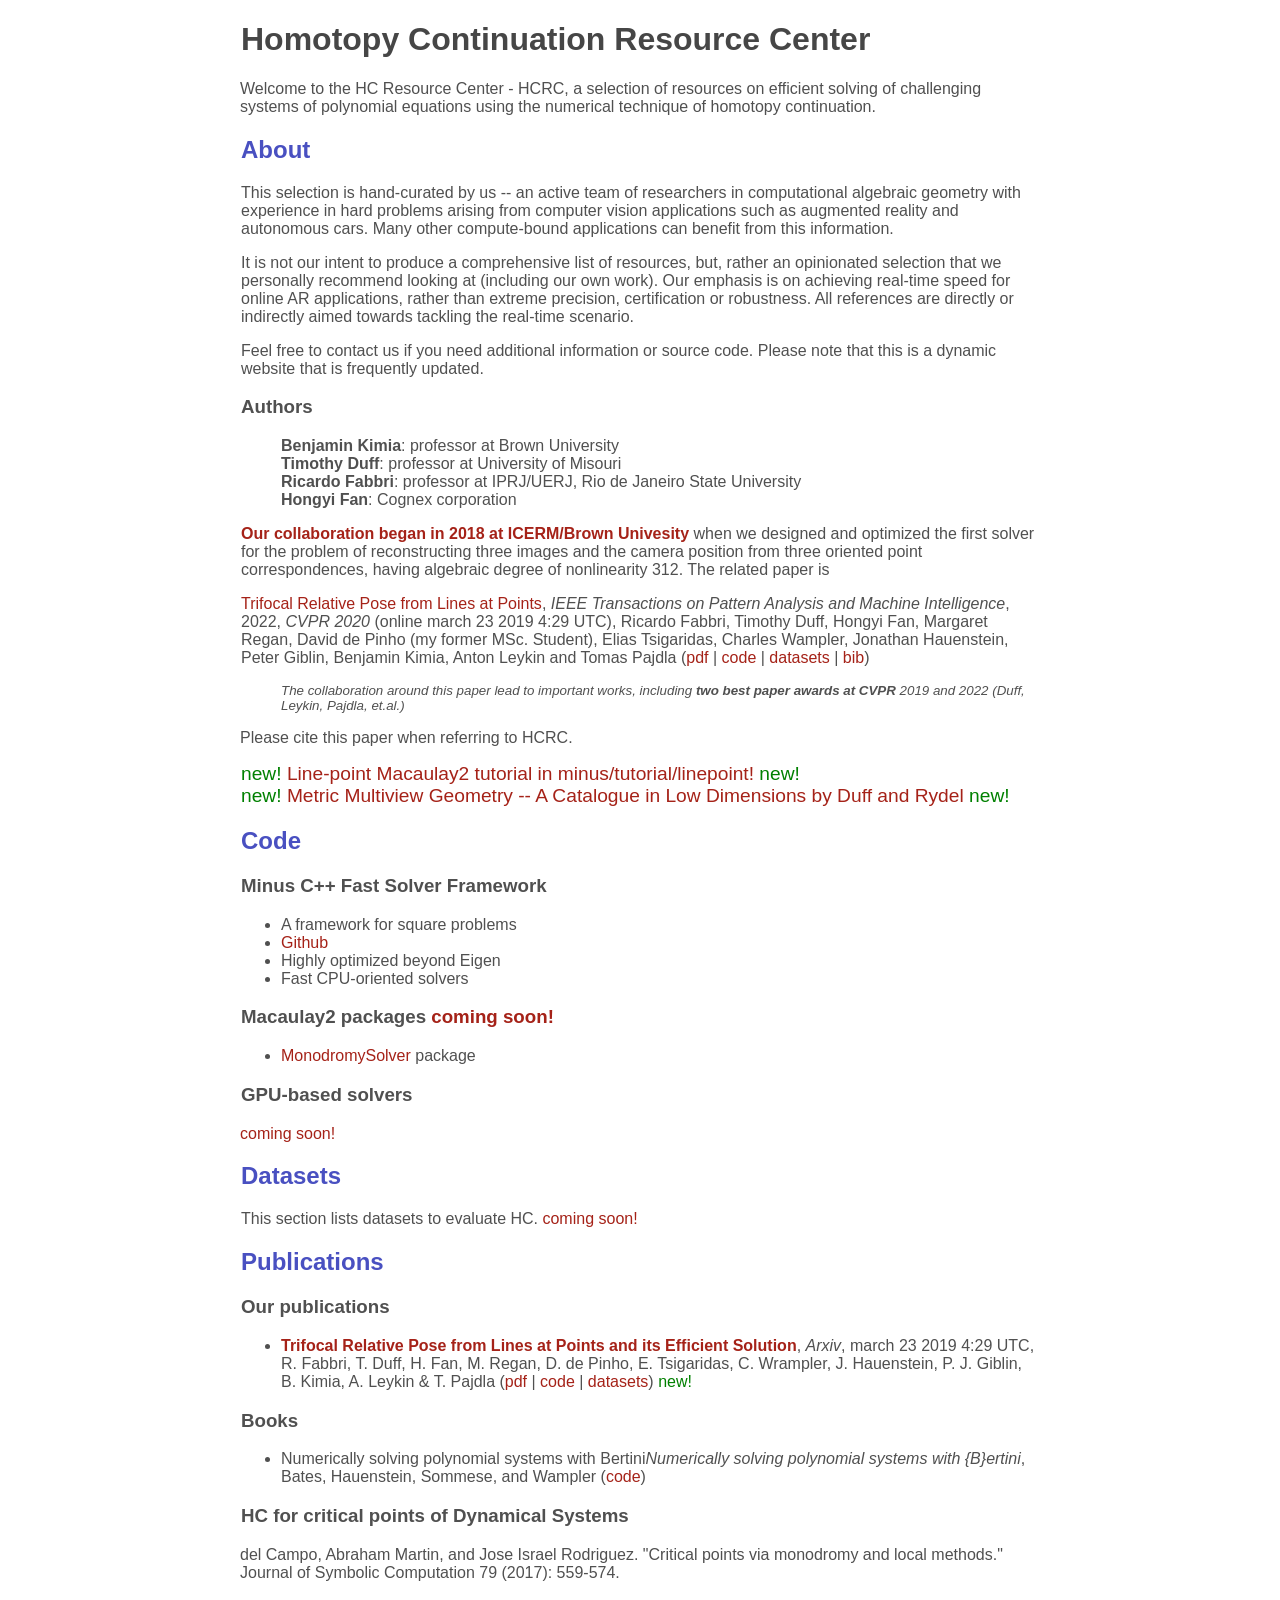
<file: index.html>
<!DOCTYPE html PUBLIC "-//W3C//DTD XHTML 1.0 Strict//EN" "http://www.w3.org/TR/xhtml1/DTD/xhtml1-strict.dtd">
<html xmlns="http://www.w3.org/1999/xhtml">
<!--
   Author: Ricardo Fabbri (rfabbri@(not this part) gmail d0t com)
   
   $Revision: 1.21 $ $Date: 2010-05-05 01:32:11 $
-->
<head>
   <meta http-equiv="Content-Type" content="text/html; charset=utf-8" />
  <title>Homotopy Continuation Resource Center</title>
    <!-- This is a very quick hack started by Ric Fabbri -->
  <meta name="keywords" content="algebraic geometry polynomials systems equations computer vision reconstruction photogrammetry structure from motion differential projective geometry">
  <meta name="description" content="Homepage of the HC Resource Central">
  <meta name="Author" content="Ric Fabbri">
  <meta name="Author" content="Tim Duff">
  <link rel="stylesheet" type="text/css" href="hc.css" title="HC Style" />
  <link rel="icon" type="image/png" href="figs/hc-favicon.png" /> 
  <!-- <meta name=viewport content='width=600'>-->
  <meta name="viewport" content="width=device-width, initial-scale=1">
</head>

<body>
<div id="container">
<div id="content">
<h1>Homotopy Continuation Resource Center</h1>

<!--<img src="figs/capitol-drawing-1-improved-sm2.png" width="50%" align="right"></img>-->


<!--
<table width="20%" align="center">
  <tr align="center">
    <td><a href="#data">Datasets</a></td>
    <td>::</td>
    <td><a href="#code">Code</a></td>
  </tr>
</table>
-->
Welcome to the HC Resource Center - HCRC, a selection of resources on efficient
solving of challenging systems of polynomial equations using the numerical technique of homotopy continuation.

<h2>About</h2>

<p>
  This selection is
  hand-curated by us -- an active team of researchers in
  computational algebraic geometry with experience in hard problems arising
  from computer vision applications such as augmented reality and autonomous
  cars. Many other compute-bound applications can benefit from this information.
</p>
<p>
  It is not our intent to produce a comprehensive list of resources, but, rather
  an opinionated selection that we personally recommend looking at (including our own work). Our emphasis
  is on achieving real-time speed for online AR applications, rather than
  extreme precision, certification or robustness. All references are directly or
  indirectly aimed towards tackling the real-time scenario.
</p>
<p>
<!--<a href="http://arxiv.org/abs/1609.05561">From Multiview Image Curves to 3D Drawings</a> <em>ECCV 2016</em> <br /> Expanded version (<a href="papers/usumezbas-fabbri-kimia-ECCV2016-expanded.pdf">pdf</a> | <a href="papers/usumezbas-fabbri-kimia-ECCV2016-supplementary.pdf">supplement</a> | <a href="papers/usumezbas-fabbri-kimia-ECCV2016-poster.pdf">poster</a> | <a href="http://rfabbri.github.io/stuff/usumezbas-fabbri-kimia-ECCV2016-bib.txt">bib</a>)</li>-->
</p>
<p>Feel free to contact us if you need additional information or source code.
Please note that this is a dynamic website that is frequently updated.</p>

<h3>Authors</h3>
<ul style="list-style: none;">
  <li><b>Benjamin Kimia</b>: professor at Brown University </li>
  <li><b>Timothy Duff</b>: professor at University of Misouri</li>
  <li><b>Ricardo Fabbri</b>: professor at IPRJ/UERJ, Rio de Janeiro State University</li>
  <li><b>Hongyi Fan</b>: Cognex corporation </li>
</ul>

<p>
<a href="https://mathinstitutes.org/highlights/algebraic-computer-vision-advances-the-3d-reconstruction-of-curves-and-surfaces-from-multiple-views/"><b>Our collaboration began in 2018 at ICERM/Brown Univesity</b></a> when we designed and optimized the first solver for the problem of reconstructing three images and the camera position from three oriented point correspondences, having algebraic degree of nonlinearity 312. The related paper is
</p>

<p>
<a class="publink" href="https://arxiv.org/abs/1903.09755">Trifocal Relative Pose from Lines at Points</a></b>, <i>IEEE Transactions on Pattern Analysis and Machine Intelligence</i>, 2022, <i>CVPR 2020</i> (online march 23 2019 4:29 UTC), Ricardo Fabbri, Timothy Duff, Hongyi Fan, Margaret Regan, David de Pinho (my former MSc. Student), Elias Tsigaridas, Charles Wampler, Jonathan Hauenstein, Peter Giblin, Benjamin Kimia, Anton Leykin and Tomas Pajdla (<a href="stuff/fabbri-etal-trifocal-PAMI2022-accepted-arxiv.pdf">pdf</a> |  
   <a href="http://github.com/rfabbri/minus">code</a> | <a href="http://multiview-3d-drawing.sf.net">datasets</a> | <a href="stuff/fabbri-kimia-etal-CVPR2020-bib.txt">bib</a>)
   <small>
  <ul style="list-style: none;">
    <li>
      <em>
        The collaboration around this paper lead to important works, including <b>two best paper awards at CVPR</b> 2019 and 2022 (Duff, Leykin, Pajdla, et.al.)
<!--          </a><br />-->
<!--          Accepted into <a href="https://github.com/openMVG/openMVG/pull/2053">OpenMVG</a> utilizing SIFT orientation.<span style="color:green"> new! </span>-->
      </em>
    </li>
  </ul>
  </small>
</p>

 Please cite this paper when referring to HCRC.

<p>
<big><span style="color:green"> new! </span><a href="#code">Line-point Macaulay2 tutorial in minus/tutorial/linepoint!</a><span style="color:green"> new! </span></big><br />
<big><span style="color:green"> new! </span><a href="#seealso">Metric Multiview Geometry -- A Catalogue in Low Dimensions by Duff and Rydel</a><span style="color:green"> new! </span></big><br />
</p>

<a name="code"></a>
<h2>Code</h2>
<h3>Minus C++ Fast Solver Framework</h3>
<ul>
  <li>A framework for square problems</li>
  <li><a href="http://github.com/rfabbri/minus">Github</a></li>
  <li>Highly optimized beyond Eigen</li>
  <li>Fast CPU-oriented solvers</li>
</ul>
<h3>Macaulay2 packages<a class="soon"> coming soon!</a></h3>
<ul>
  <li><a href="https://macaulay2.com/doc/Macaulay2/share/doc/Macaulay2/MonodromySolver/html/">MonodromySolver</a> package</li>
</ul>

<!--<ul>-->
<!--  <li>Source code in Matlab -->
<!--  <li>This code is in matlab. We are in the process of making this code-->
<!--     available in a usable form. In the meanwhile, please contact us.</li> </ul>-->
<h3>GPU-based solvers</h3>
<a class="soon"> coming soon!</a>

<a name="data"></a>
<h2>Datasets</h2>
<p>
This section lists datasets to evaluate HC. <a class="soon">coming soon!</a>
</p>
<!--
<ul>
  <li><b><a href="#pavilion">Barcelona Pavillion</a></b>:    the first realistic large-scale synthetic dataset with full groundtruth. Download is now available!</li>
  <li><b><a href="#vase">Vase dataset</a></b>: real data obtained from manually marking edges on structured light scans.</li>
  <li><b><a href="#synthcurves">Synthetic Curves</a></b>: subpixel multiview ground
    truth image and camera data including tangents, curvatures and torsion information for curves with known analytic form and cameras. This is useful for fine-grained testing and development of curve-based reconstruction systems and camera/pose estimation. <b>Download is now available!</b> <span style="color:green"> new! </span></li>
  <li><b><a href="#amsterdam">Amsterdam House</a></b>: <a class="soon">coming soon!</a></li>
  <li><b><a href="#capitol">Capitol High</a></b>: <a class="soon">coming soon!</a></li>
</ul>
-->

<a name="seealso"></a>
<h2>Publications</h2>

<h3>Our publications</h3>

<ul>
  <li><b><a class="publink" href="https://arxiv.org/abs/1903.09755">Trifocal Relative Pose from Lines at Points and its Efficient Solution</a></b>, <i>Arxiv</i>, march 23 2019 4:29 UTC, R. Fabbri, T. Duff, H. Fan, M. Regan, D. de Pinho, E. Tsigaridas, C. Wrampler, J. Hauenstein, P. J. Giblin, B. Kimia, A. Leykin &amp; T. Pajdla (<a href="http://rfabbri.github.io/stuff/fabbri-kimia-etal-arxiv2019-v3.pdf">pdf</a> |  
   <a href="http://github.com/rfabbri/minus">code</a> | <a href="http://multiview-3d-drawing.sf.net">datasets</a>)
<span style="color:green"> new! </span>
  </li>
</ul>

<h3>Books</h3>

<ul>
  <li><b><a class="publink" href="https://bertini.nd.edu/book.html"></a></b>Numerically solving polynomial systems with Bertini<i>Numerically solving polynomial systems with {B}ertini</i>, 
Bates, Hauenstein, Sommese, and Wampler (<a href="https://bertini.nd.edu">code</a>)
  </li>
</ul>


<h3>HC for critical points of Dynamical Systems</h3>

del Campo, Abraham Martin, and Jose Israel Rodriguez. "Critical points via monodromy and local methods." Journal of Symbolic Computation 79 (2017): 559-574.

<p>
<a class="soon">Work in Progress!</a>
</p>



</div> <!-- end content -->
</div> <!-- end container -->
</body>
</html>
</file>
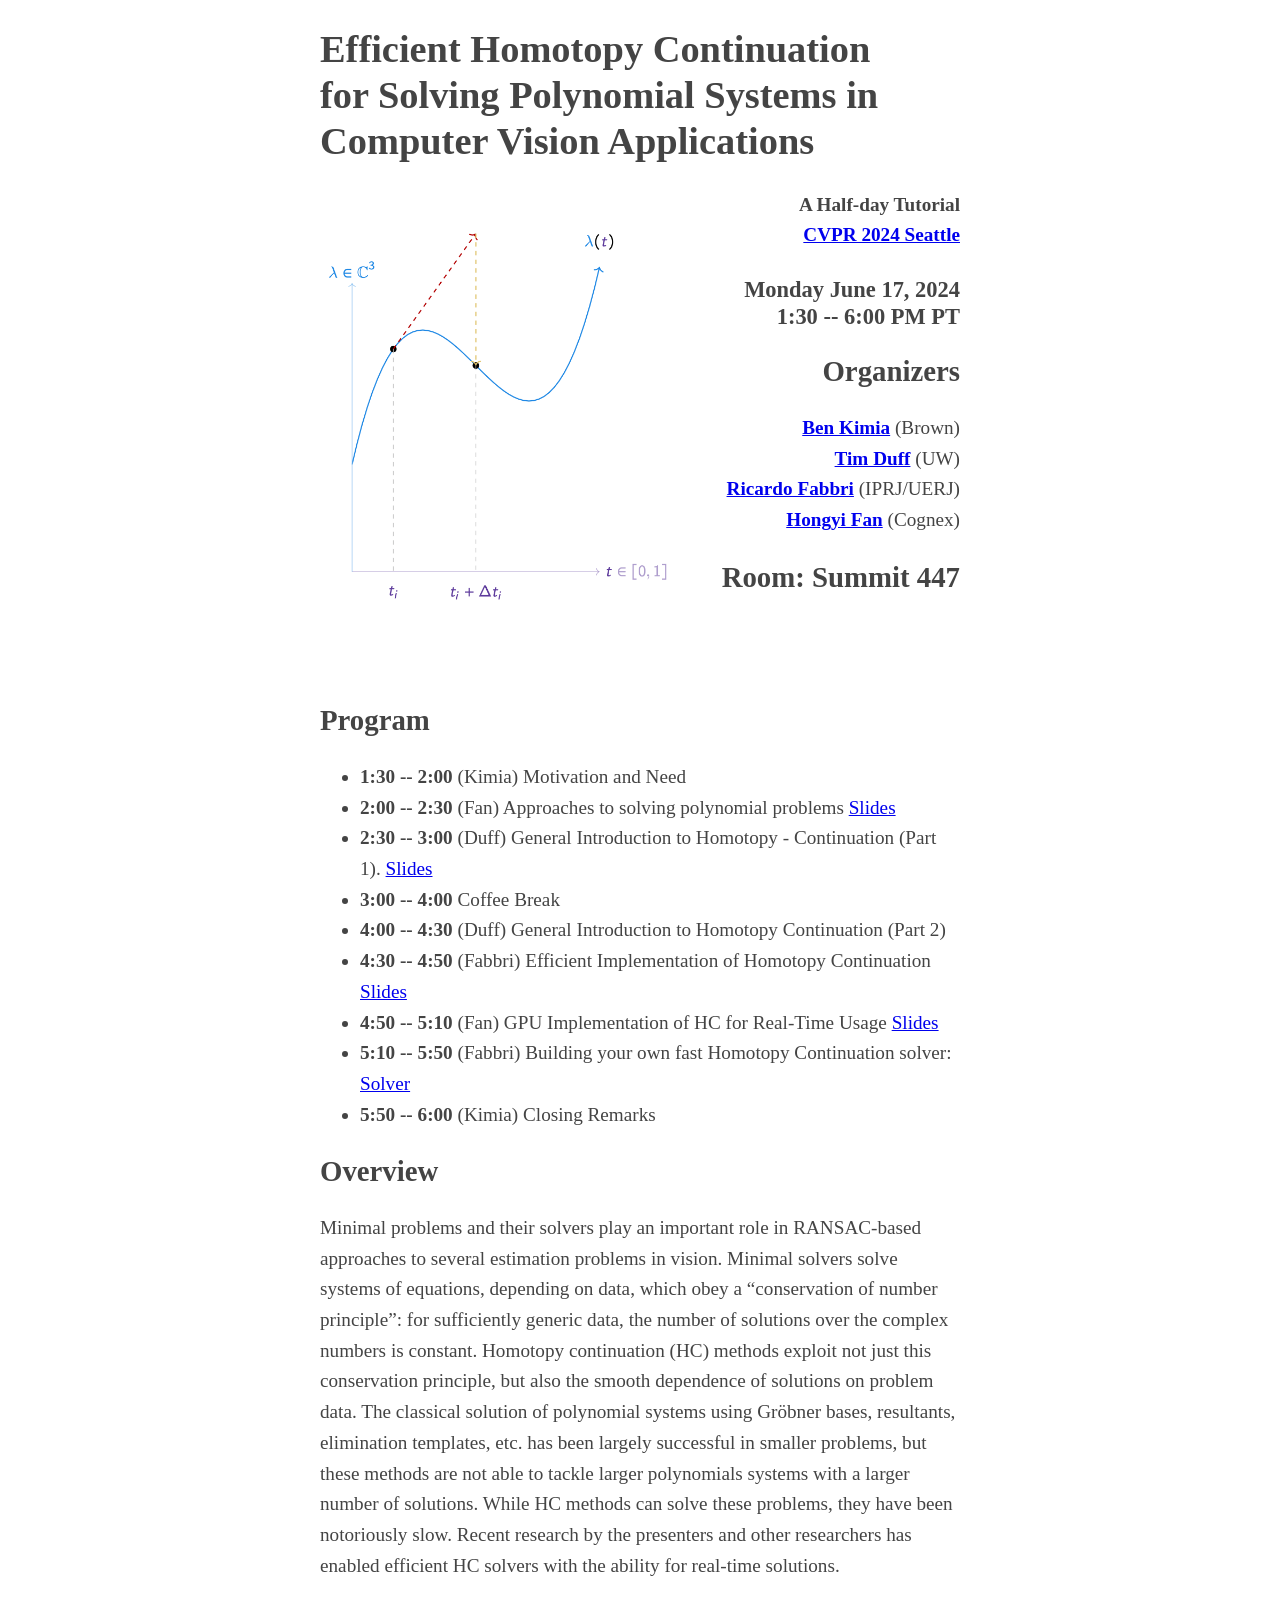
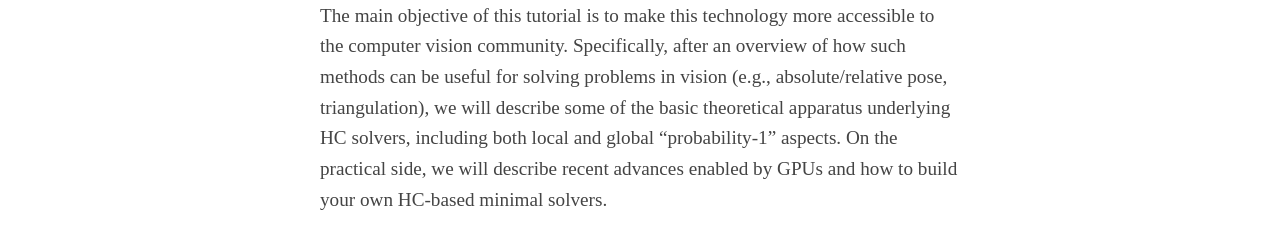
<file: tutorial/index.html>
<!DOCTYPE html><html><head><meta
charset="utf-8"><meta
name="viewport" content="width=device-width,
			 initial-scale=1"><title>Homotopy
      Continuation @ CVPR 2024</title><style type="text/css">body{margin:0vw
	    auto;max-width:50vw;line-height:1.6;font-size:1.5vw;color:#444;background-size: 30%;background-repeat: no-repeat;background-position: 35% 15%;}h1,h2,h3{line-height:1.2}      </style></head><body background="hc-slide.png">

    <header><h1>Efficient Homotopy Continuation<br> for Solving Polynomial Systems in Computer Vision Applications</h1>
    </header>
    <p align="right">
    <h4 style="text-align: right">A Half-day Tutorial<br><a href="https://cvpr.thecvf.com/">CVPR 2024 Seattle</a></h4>
    <h3 style="text-align: right">Monday June 17, 2024 <br>1:30 -- 6:00 PM PT</h3>
    <h2 style="text-align: right">Organizers</h2>
    <ul style="text-align: right">
	<li style="list-style-type: none; text-align: right"><strong><a href="https://engineering.brown.edu/people/benjamin-kimia">Ben Kimia</a></strong> (Brown)</li>
<li style="list-style-type: none; text-align: right"><strong><a href="https://timduff35.github.io/timduff35/">Tim Duff</a></strong> (UW)</li>
<li style="list-style-type: none; text-align: right"><strong><a href="https://rfabbri.github.io/">Ricardo Fabbri</strong></a> (IPRJ/UERJ)</li>
	<li style="list-style-type: none; text-align: right"><strong><a href="https://www.linkedin.com/checkpoint/challengesV2/AQEh0-U_DsHuLwAAAZAa_GP4O96MqK5mSL72W62yVNmhBQv5CJ5OBeyRd1zbGWC61TqvHrm2AzjXzcT5QhOZ_8K4FB2889q55w?original_referer=https%3A%2F%2Fwww.google.com%2F">Hongyi Fan</a> </strong> (Cognex)</li></ul>
    <h2 style="text-align: right">Room: Summit 447</h2>
    </p>
    <br />
    <br />
    <h2>Program</h2>
<ul>
<li><b>1:30 -- 2:00</b> (Kimia) Motivation and Need</li>
<li><b>2:00 -- 2:30</b> (Fan) Approaches to solving polynomial problems <a href="./CVPR-2024-Tutorial-Polynomial.pptx">Slides</a></li>
<li><b>2:30 -- 3:00</b> (Duff) General Introduction to Homotopy - Continuation (Part 1). <a href="./tim-HCtut.pdf">Slides</a></li>
<li><b>3:00 -- 4:00</b> Coffee Break</li>
<li><b>4:00 -- 4:30</b> (Duff) General Introduction to Homotopy Continuation (Part 2)</li>
<li><b>4:30 -- 4:50</b> (Fabbri) Efficient Implementation of Homotopy
  Continuation <a href="./CVPR-2024-HC-Tutorial-FastSolverDesign.pdf">Slides</a></li>
<li><b>4:50 -- 5:10</b> (Fan) GPU Implementation of HC for Real-Time Usage <a href="./CVPR-2024-Tutorial-GPU.pptx">Slides</a></li>
<li><b>5:10 -- 5:50</b> (Fabbri) Building your own fast Homotopy Continuation
  solver: </li><a href="./CVPR-2024-HC-Tutorial-FastSolverHowTo.pdf" >Solver</a>
<li><b>5:50 -- 6:00</b> (Kimia) Closing Remarks</li>
</ul>
    <h2>Overview</h2>
    <p>
Minimal problems and their solvers play an important role in
RANSAC-based approaches to several estimation problems in vision. Minimal solvers solve
systems of equations, depending on data, which obey a “conservation of number
principle”: for sufficiently generic data, the number of solutions over the complex numbers
is constant. Homotopy continuation (HC) methods exploit not just this conservation
principle, but also the smooth dependence of solutions on problem data.
The classical solution of polynomial systems using Gr&ouml;bner bases, resultants, elimination
templates, etc. has been largely successful in smaller problems, but these methods are
not able to tackle larger polynomials systems with a larger number of solutions. While HC
methods can solve these problems, they have been notoriously slow. Recent research by
the presenters and other researchers has enabled efficient HC solvers with the ability for
real-time solutions.</p>

<p>The main objective of this tutorial is to make this technology more 
accessible to the computer vision community. Specifically, after an overview of how such
methods can be useful for solving problems in vision (e.g., absolute/relative pose,
triangulation), we will describe some of the basic theoretical apparatus underlying HC
solvers, including both local and global “probability-1” aspects. On the practical side, we
will describe recent advances enabled by GPUs and how to
build your own HC-based minimal solvers.
 </body></html>
</file>
<file: hc.css>
/*
 * Multiview 3D curve drawings hacked quick n dirty style file
 * Initial hack by Ric Fabbri
 *
 */

body {
   margin: 0;
   padding: 0;
/*   background-color:#000000;*/
   color: rgb(80,80,80);
   font-family: Helvetica,'Helvetica Neue',Arial,sans-serif;
/*   border-top: 1px solid #ff521d;*/
}


h1 {
/*   color:#1069c9;*/
/*  color:#3f88de;*/
  color: rgb(70,70,70);
}

h2 {
/*   color:#1069c9;*/
/*  color:#3f88de;*/
/*  color: #4147ac;*/
  color: #4950c1;
  
}

a, .soon {
/*   color:#fc673d;*/
/*   color:#ff521d;*/
/*  color:#3f88de;*/
/*  color:#3f88de;*/
/*  color:#3f88de;*/
   color:#a52218;
/*   color:#fc673d;*/
   text-decoration:none;
}

a:visited {
   text-decoration:none;
/*   color:#fc673d;*/
/*   color:#fdb25a;*/
/*   color:#a52218;*/
/*  color:#dcc276;*/
   
/*  color:#70a3de;*/
  color:#ddc377;
}
	
a:hover, a:active, a:focus {
   color:#1069c9;
}

.divider {
  color:#ff521d;
}

/* Document Layout */

/* Container of core page - project text */
#container {
  max-width: 800px;
  margin: 0 auto 0 auto;
  padding: 0;
/*  border: solid green;*/ /*for debug*/
}

#content {
/*  padding-right: 30px;*/
/*  margin:0 150px 0 0;*/
}

#logo {
    margin-top: 5%;
}

img {
    border: 0;
}

#content p,h1,h2,h3,ul {
   margin-left:1px;
}

.bigimg {
   max-width: 100%;
}

h4 {
   margin-top:2em;
}
/*
#content_text{
   margin-top: 2%;
   text-align: center;
}

#content_text2{
   margin-top: 20%;
   font-size:40%;
   text-align:center;
   color:#ff521d;
}
*/

.videoWrapper {
	position: relative;
	padding-bottom: 56.25%; /* 16:9 */
	padding-top: 25px;
	height: 0;
}
.videoWrapper iframe {
	position: absolute;
	top: 0;
	left: 0;
	width: 100%;
	height: 100%;
}

.embed-container { 
   position: relative; padding-bottom: 26.72%; height: 0; overflow: hidden; max-width: 47.5%; 
   float:left;
}

.embed-container iframe, .embed-container object, .embed-container embed { 
   position: absolute; top: 0; left: 0; width: 100%; height: 100%; 
}

#centered {
  display:block;
  margin: 0 auto;
  width:320px;
}
#centered2 {
  display:block;
  margin: 0 auto;
  width:320px;
}

.center {
  display: block;
  margin-left: auto;
  margin-right: auto;
  width: 50%;
}

iframe {
   border:0;
   margin:0:
}
</file>
